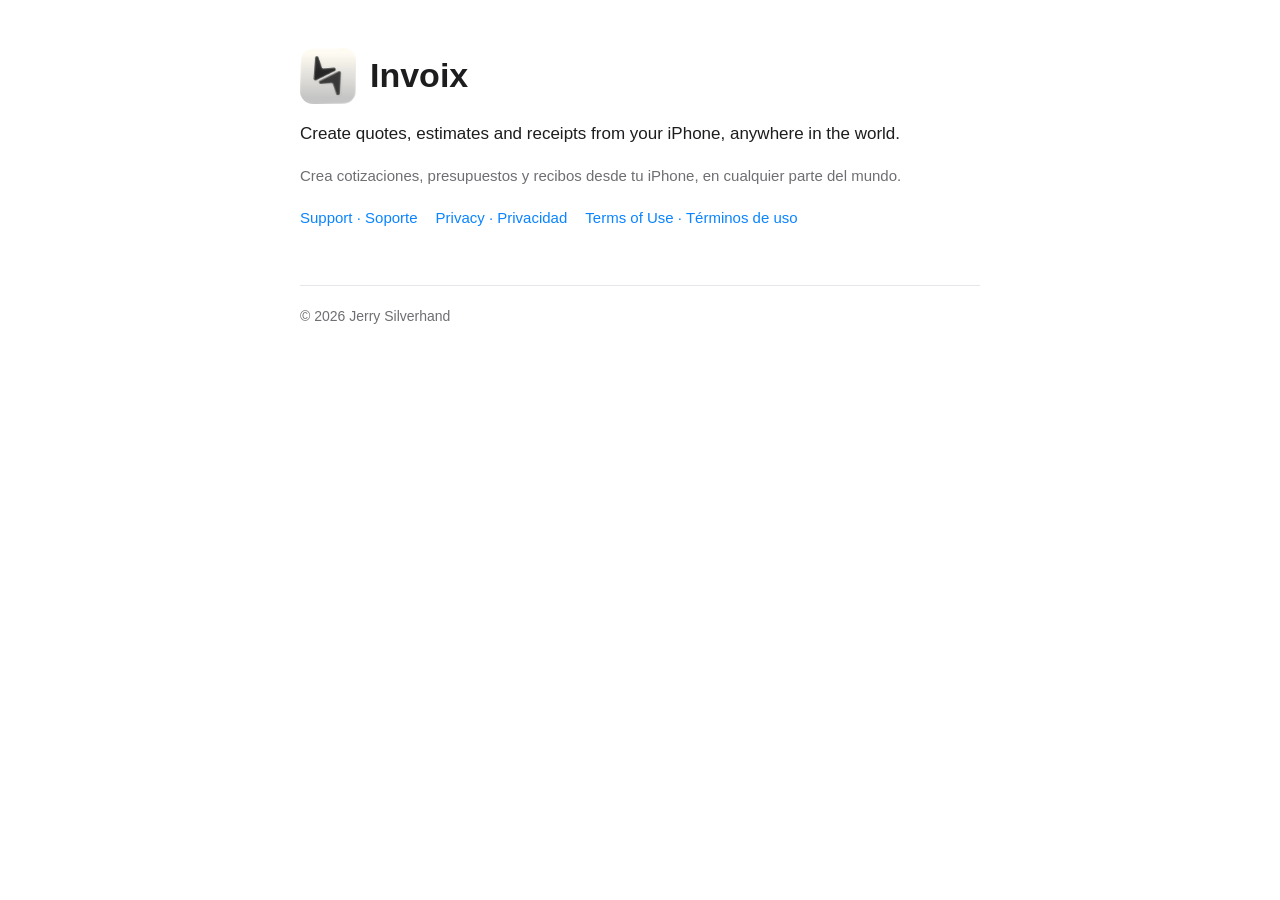
<file: index.html>
<!doctype html>
<html lang="en">
<head>
  <meta charset="utf-8">
  <meta name="viewport" content="width=device-width, initial-scale=1">
  <title>Invoix</title>
  <meta name="description" content="Create quotes, estimates and receipts from your iPhone.">
  <link rel="stylesheet" href="style.css">
</head>
<body>
<main>
  <header>
    <img src="icon.png" alt="">
    <h1>Invoix</h1>
  </header>
  <p>Create quotes, estimates and receipts from your iPhone, anywhere in the world.</p>
  <p lang="es" class="muted">Crea cotizaciones, presupuestos y recibos desde tu iPhone, en cualquier parte del mundo.</p>
  <nav><a href="support.html">Support · Soporte</a><a href="privacy.html">Privacy · Privacidad</a><a href="https://www.apple.com/legal/internet-services/itunes/dev/stdeula/">Terms of Use · Términos de uso</a></nav>
  <footer>© 2026 Jerry Silverhand</footer>
</main>
</body>
</html>
</file>
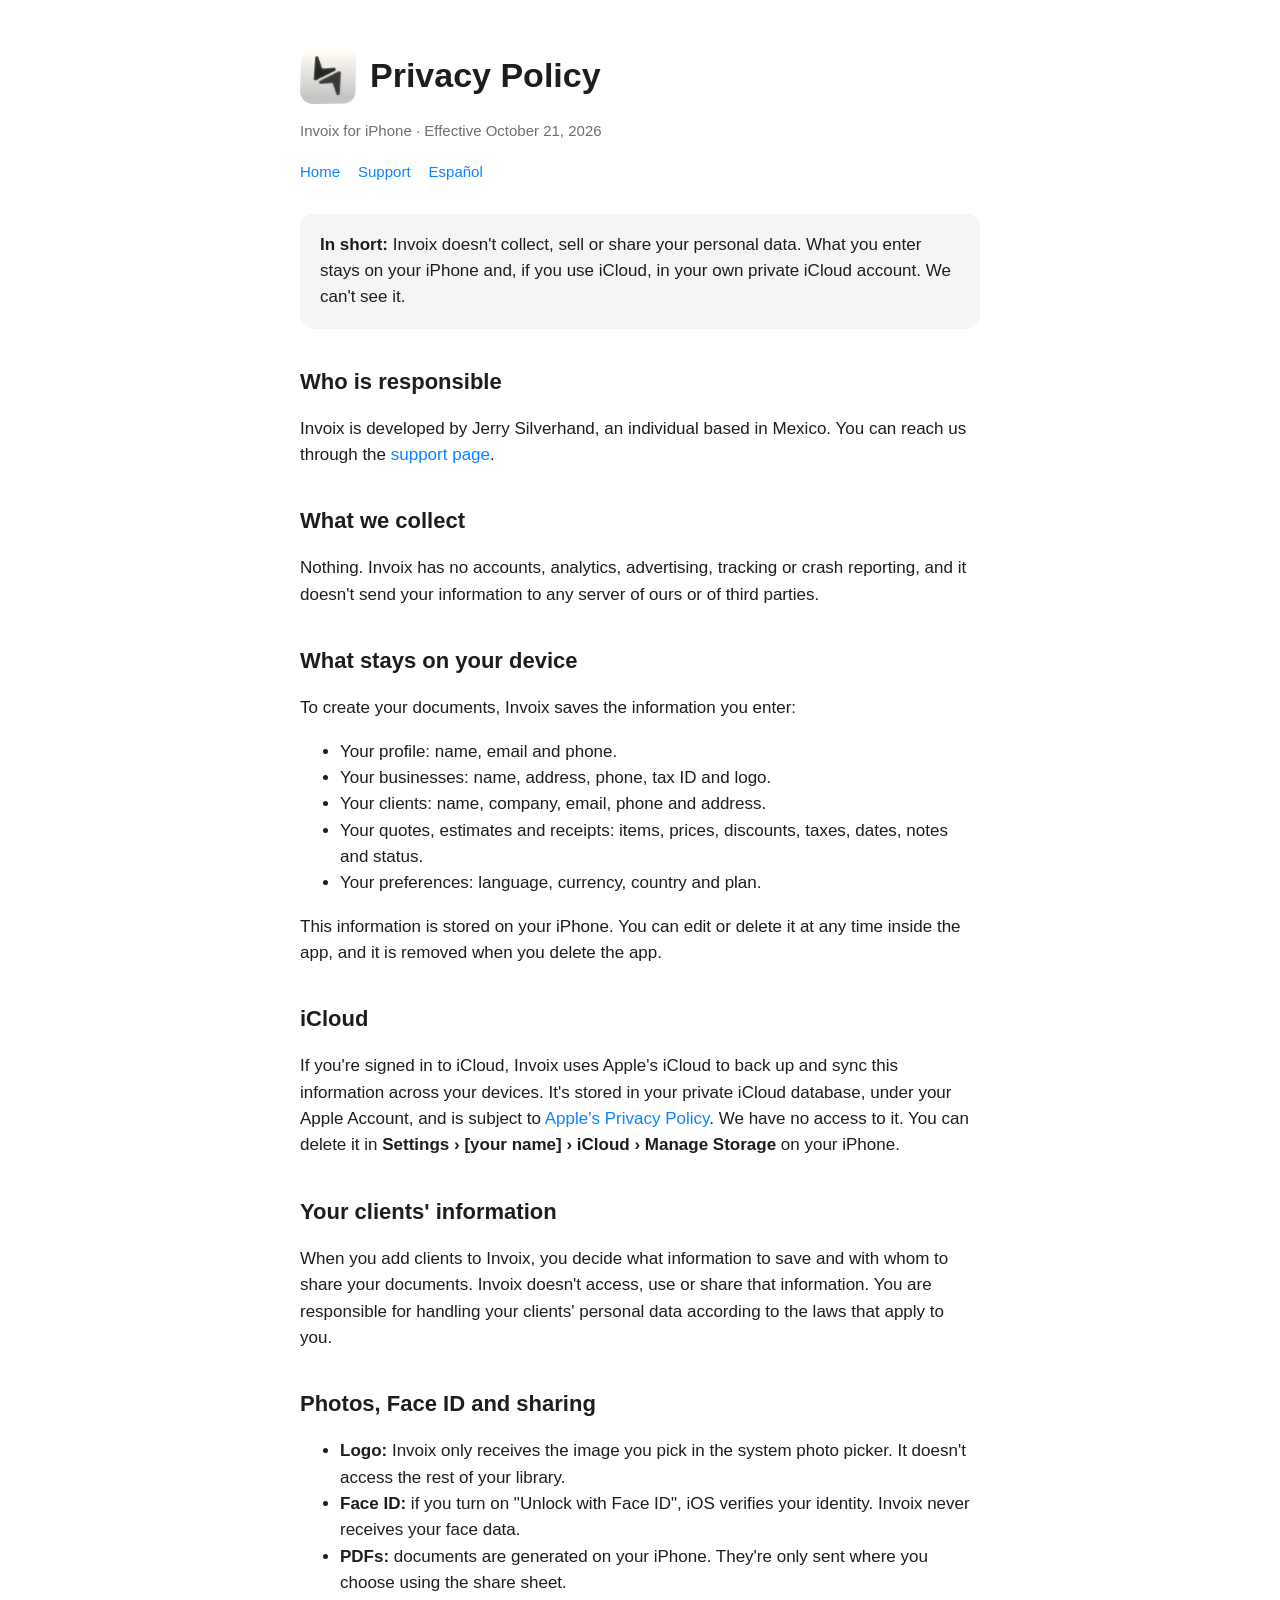
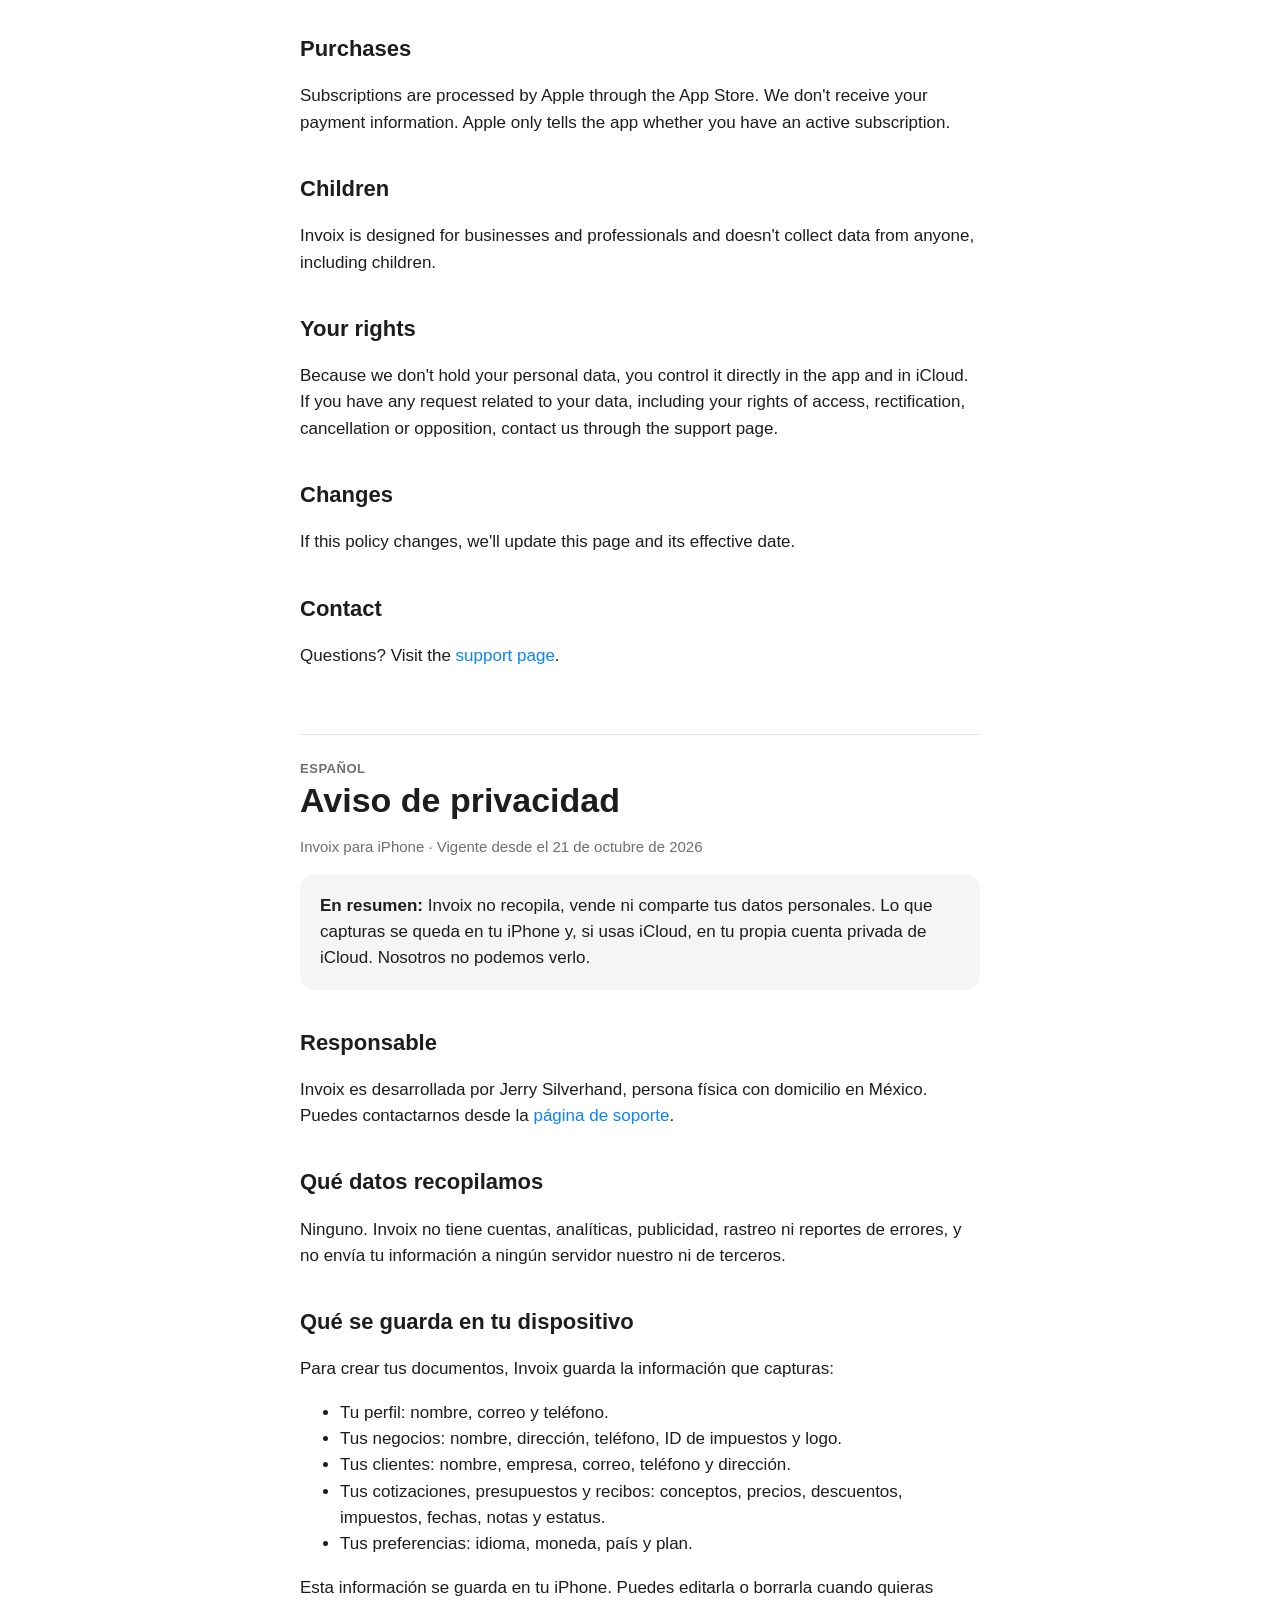
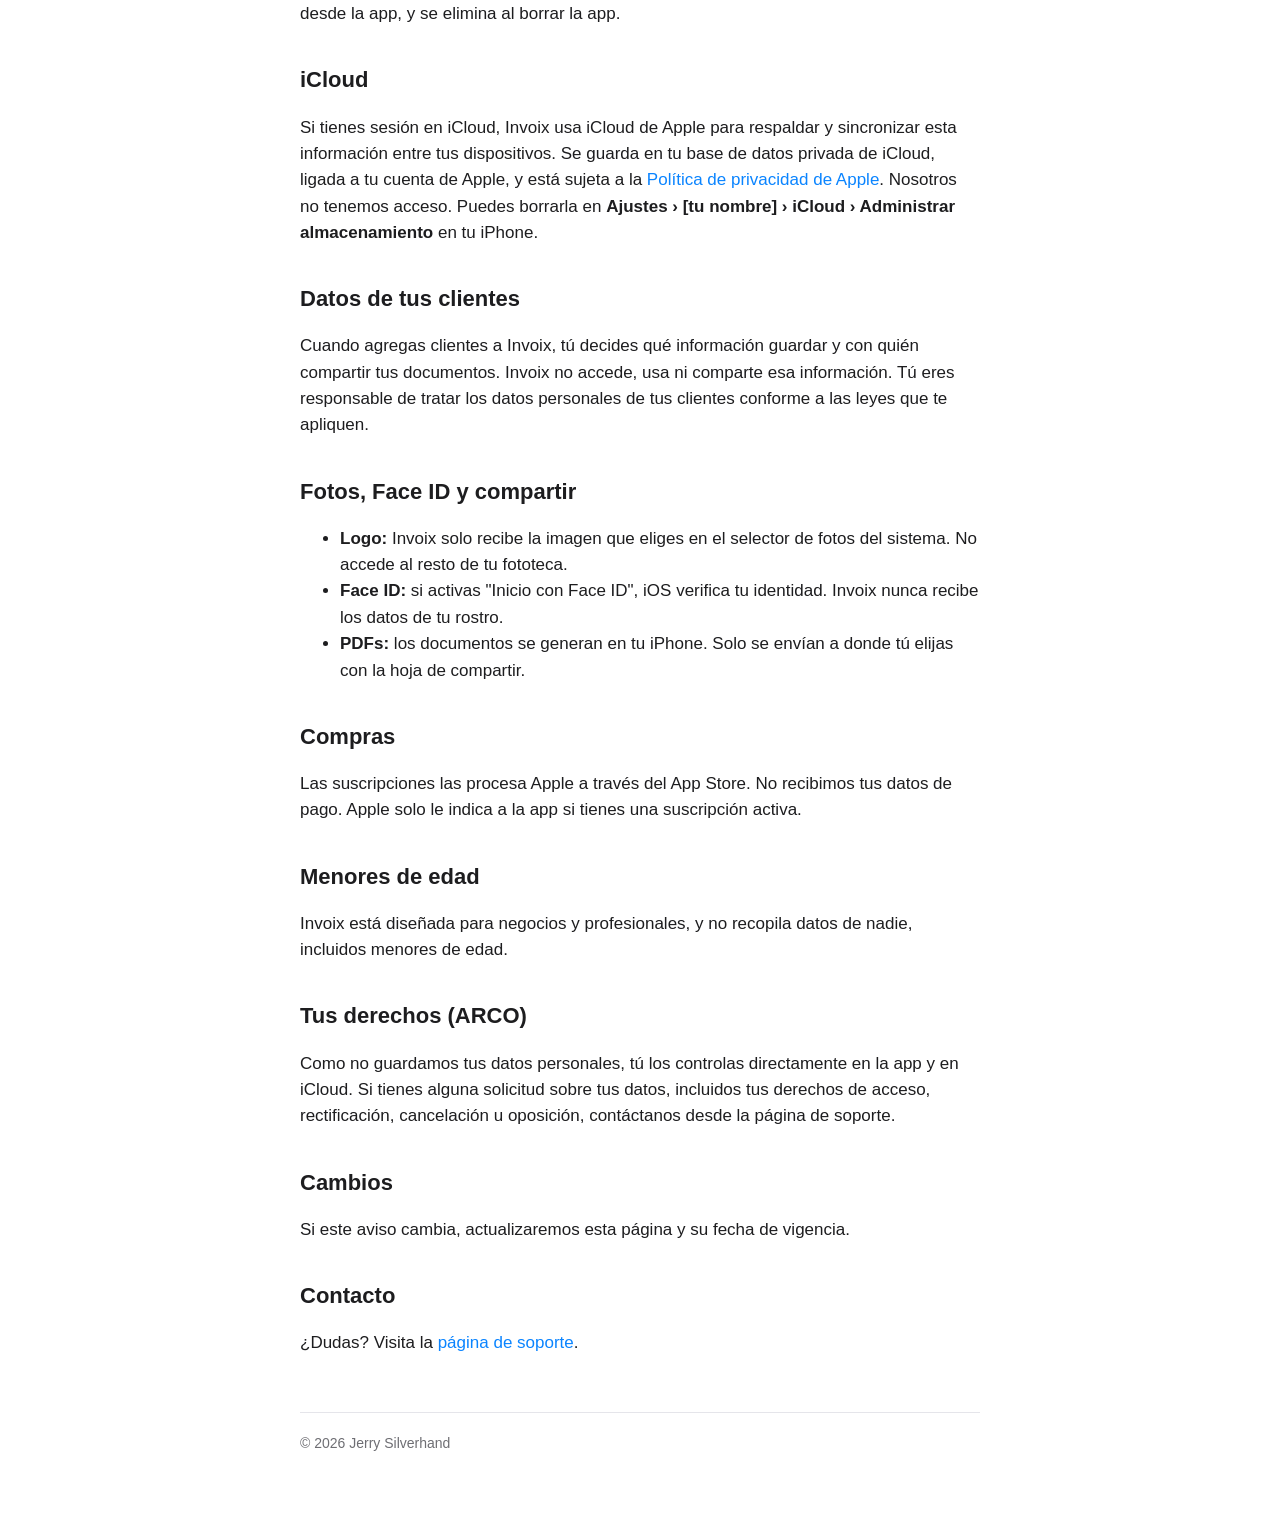
<file: privacy.html>
<!doctype html>
<html lang="en">
<head>
  <meta charset="utf-8">
  <meta name="viewport" content="width=device-width, initial-scale=1">
  <title>Invoix — Privacy Policy</title>
  <meta name="description" content="Invoix doesn't collect, sell or share your personal data. Your documents stay on your iPhone and in your own iCloud.">
  <link rel="stylesheet" href="style.css">
</head>
<body>
<main>
  <header>
    <img src="icon.png" alt="">
    <h1>Privacy Policy</h1>
  </header>
  <p class="muted">Invoix for iPhone · Effective October 21, 2026</p>
  <nav><a href="index.html">Home</a><a href="support.html">Support</a><a href="#es">Español</a></nav>

  <div class="card"><strong>In short:</strong> Invoix doesn't collect, sell or share your personal data. What you enter stays on your iPhone and, if you use iCloud, in your own private iCloud account. We can't see it.</div>

  <h2>Who is responsible</h2>
  <p>Invoix is developed by Jerry Silverhand, an individual based in Mexico. You can reach us through the <a href="support.html">support page</a>.</p>

  <h2>What we collect</h2>
  <p>Nothing. Invoix has no accounts, analytics, advertising, tracking or crash reporting, and it doesn't send your information to any server of ours or of third parties.</p>

  <h2>What stays on your device</h2>
  <p>To create your documents, Invoix saves the information you enter:</p>
  <ul>
    <li>Your profile: name, email and phone.</li>
    <li>Your businesses: name, address, phone, tax ID and logo.</li>
    <li>Your clients: name, company, email, phone and address.</li>
    <li>Your quotes, estimates and receipts: items, prices, discounts, taxes, dates, notes and status.</li>
    <li>Your preferences: language, currency, country and plan.</li>
  </ul>
  <p>This information is stored on your iPhone. You can edit or delete it at any time inside the app, and it is removed when you delete the app.</p>

  <h2>iCloud</h2>
  <p>If you're signed in to iCloud, Invoix uses Apple's iCloud to back up and sync this information across your devices. It's stored in your private iCloud database, under your Apple Account, and is subject to <a href="https://www.apple.com/legal/privacy/">Apple's Privacy Policy</a>. We have no access to it. You can delete it in <strong>Settings › [your name] › iCloud › Manage Storage</strong> on your iPhone.</p>

  <h2>Your clients' information</h2>
  <p>When you add clients to Invoix, you decide what information to save and with whom to share your documents. Invoix doesn't access, use or share that information. You are responsible for handling your clients' personal data according to the laws that apply to you.</p>

  <h2>Photos, Face ID and sharing</h2>
  <ul>
    <li><strong>Logo:</strong> Invoix only receives the image you pick in the system photo picker. It doesn't access the rest of your library.</li>
    <li><strong>Face ID:</strong> if you turn on "Unlock with Face ID", iOS verifies your identity. Invoix never receives your face data.</li>
    <li><strong>PDFs:</strong> documents are generated on your iPhone. They're only sent where you choose using the share sheet.</li>
  </ul>

  <h2>Purchases</h2>
  <p>Subscriptions are processed by Apple through the App Store. We don't receive your payment information. Apple only tells the app whether you have an active subscription.</p>

  <h2>Children</h2>
  <p>Invoix is designed for businesses and professionals and doesn't collect data from anyone, including children.</p>

  <h2>Your rights</h2>
  <p>Because we don't hold your personal data, you control it directly in the app and in iCloud. If you have any request related to your data, including your rights of access, rectification, cancellation or opposition, contact us through the support page.</p>

  <h2>Changes</h2>
  <p>If this policy changes, we'll update this page and its effective date.</p>

  <h2>Contact</h2>
  <p>Questions? Visit the <a href="support.html">support page</a>.</p>

  <span class="lang" id="es" lang="es">Español</span>
  <section lang="es">
    <h1>Aviso de privacidad</h1>
    <p class="muted">Invoix para iPhone · Vigente desde el 21 de octubre de 2026</p>

    <div class="card"><strong>En resumen:</strong> Invoix no recopila, vende ni comparte tus datos personales. Lo que capturas se queda en tu iPhone y, si usas iCloud, en tu propia cuenta privada de iCloud. Nosotros no podemos verlo.</div>

    <h2>Responsable</h2>
    <p>Invoix es desarrollada por Jerry Silverhand, persona física con domicilio en México. Puedes contactarnos desde la <a href="support.html#es">página de soporte</a>.</p>

    <h2>Qué datos recopilamos</h2>
    <p>Ninguno. Invoix no tiene cuentas, analíticas, publicidad, rastreo ni reportes de errores, y no envía tu información a ningún servidor nuestro ni de terceros.</p>

    <h2>Qué se guarda en tu dispositivo</h2>
    <p>Para crear tus documentos, Invoix guarda la información que capturas:</p>
    <ul>
      <li>Tu perfil: nombre, correo y teléfono.</li>
      <li>Tus negocios: nombre, dirección, teléfono, ID de impuestos y logo.</li>
      <li>Tus clientes: nombre, empresa, correo, teléfono y dirección.</li>
      <li>Tus cotizaciones, presupuestos y recibos: conceptos, precios, descuentos, impuestos, fechas, notas y estatus.</li>
      <li>Tus preferencias: idioma, moneda, país y plan.</li>
    </ul>
    <p>Esta información se guarda en tu iPhone. Puedes editarla o borrarla cuando quieras desde la app, y se elimina al borrar la app.</p>

    <h2>iCloud</h2>
    <p>Si tienes sesión en iCloud, Invoix usa iCloud de Apple para respaldar y sincronizar esta información entre tus dispositivos. Se guarda en tu base de datos privada de iCloud, ligada a tu cuenta de Apple, y está sujeta a la <a href="https://www.apple.com/mx/legal/privacy/">Política de privacidad de Apple</a>. Nosotros no tenemos acceso. Puedes borrarla en <strong>Ajustes › [tu nombre] › iCloud › Administrar almacenamiento</strong> en tu iPhone.</p>

    <h2>Datos de tus clientes</h2>
    <p>Cuando agregas clientes a Invoix, tú decides qué información guardar y con quién compartir tus documentos. Invoix no accede, usa ni comparte esa información. Tú eres responsable de tratar los datos personales de tus clientes conforme a las leyes que te apliquen.</p>

    <h2>Fotos, Face ID y compartir</h2>
    <ul>
      <li><strong>Logo:</strong> Invoix solo recibe la imagen que eliges en el selector de fotos del sistema. No accede al resto de tu fototeca.</li>
      <li><strong>Face ID:</strong> si activas "Inicio con Face ID", iOS verifica tu identidad. Invoix nunca recibe los datos de tu rostro.</li>
      <li><strong>PDFs:</strong> los documentos se generan en tu iPhone. Solo se envían a donde tú elijas con la hoja de compartir.</li>
    </ul>

    <h2>Compras</h2>
    <p>Las suscripciones las procesa Apple a través del App Store. No recibimos tus datos de pago. Apple solo le indica a la app si tienes una suscripción activa.</p>

    <h2>Menores de edad</h2>
    <p>Invoix está diseñada para negocios y profesionales, y no recopila datos de nadie, incluidos menores de edad.</p>

    <h2>Tus derechos (ARCO)</h2>
    <p>Como no guardamos tus datos personales, tú los controlas directamente en la app y en iCloud. Si tienes alguna solicitud sobre tus datos, incluidos tus derechos de acceso, rectificación, cancelación u oposición, contáctanos desde la página de soporte.</p>

    <h2>Cambios</h2>
    <p>Si este aviso cambia, actualizaremos esta página y su fecha de vigencia.</p>

    <h2>Contacto</h2>
    <p>¿Dudas? Visita la <a href="support.html#es">página de soporte</a>.</p>
  </section>

  <footer>© 2026 Jerry Silverhand</footer>
</main>
</body>
</html>
</file>
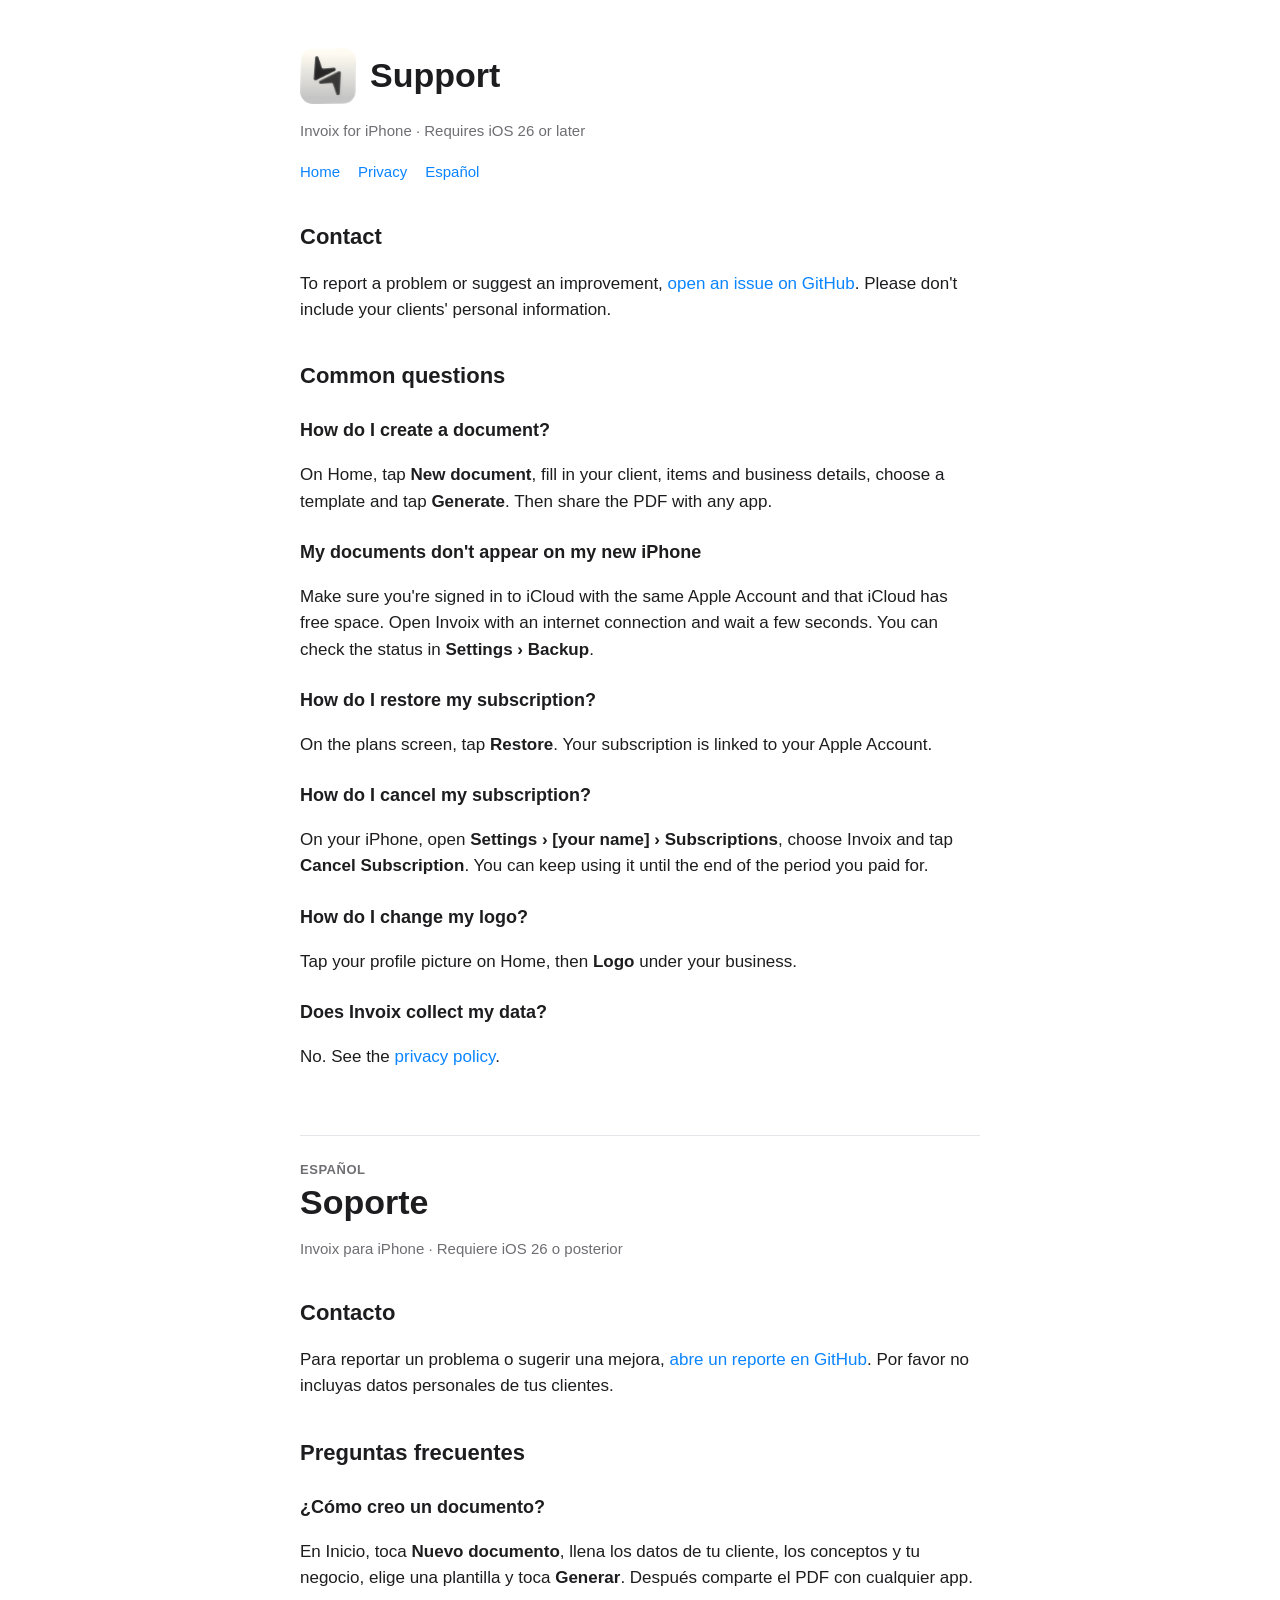
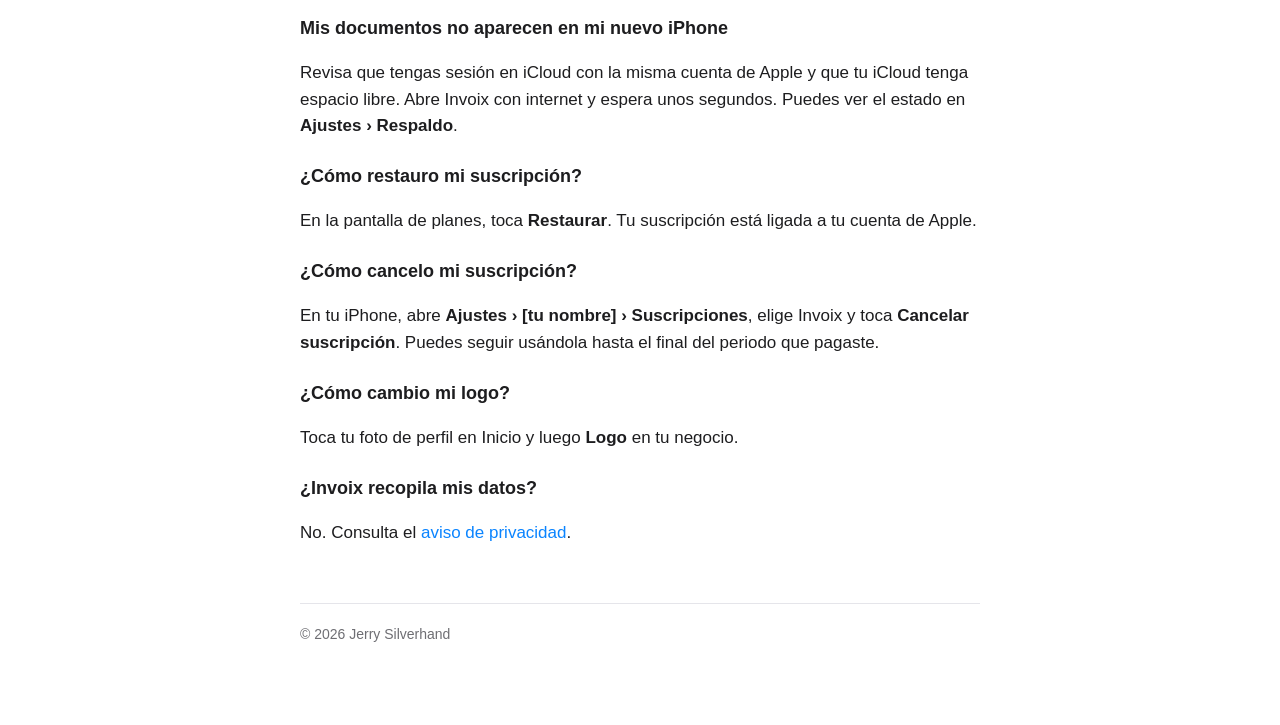
<file: support.html>
<!doctype html>
<html lang="en">
<head>
  <meta charset="utf-8">
  <meta name="viewport" content="width=device-width, initial-scale=1">
  <title>Invoix — Support</title>
  <meta name="description" content="Help for Invoix, the app to create quotes, estimates and receipts on iPhone.">
  <link rel="stylesheet" href="style.css">
</head>
<body>
<main>
  <header>
    <img src="icon.png" alt="">
    <h1>Support</h1>
  </header>
  <p class="muted">Invoix for iPhone · Requires iOS 26 or later</p>
  <nav><a href="index.html">Home</a><a href="privacy.html">Privacy</a><a href="#es">Español</a></nav>

  <h2>Contact</h2>
  <p>To report a problem or suggest an improvement, <a href="https://github.com/jerry-silverhand/invoix/issues/new">open an issue on GitHub</a>. Please don't include your clients' personal information.</p>

  <h2>Common questions</h2>
  <h3>How do I create a document?</h3>
  <p>On Home, tap <strong>New document</strong>, fill in your client, items and business details, choose a template and tap <strong>Generate</strong>. Then share the PDF with any app.</p>
  <h3>My documents don't appear on my new iPhone</h3>
  <p>Make sure you're signed in to iCloud with the same Apple Account and that iCloud has free space. Open Invoix with an internet connection and wait a few seconds. You can check the status in <strong>Settings › Backup</strong>.</p>
  <h3>How do I restore my subscription?</h3>
  <p>On the plans screen, tap <strong>Restore</strong>. Your subscription is linked to your Apple Account.</p>
  <h3>How do I cancel my subscription?</h3>
  <p>On your iPhone, open <strong>Settings › [your name] › Subscriptions</strong>, choose Invoix and tap <strong>Cancel Subscription</strong>. You can keep using it until the end of the period you paid for.</p>
  <h3>How do I change my logo?</h3>
  <p>Tap your profile picture on Home, then <strong>Logo</strong> under your business.</p>
  <h3>Does Invoix collect my data?</h3>
  <p>No. See the <a href="privacy.html">privacy policy</a>.</p>

  <span class="lang" id="es" lang="es">Español</span>
  <section lang="es">
    <h1>Soporte</h1>
    <p class="muted">Invoix para iPhone · Requiere iOS 26 o posterior</p>

    <h2>Contacto</h2>
    <p>Para reportar un problema o sugerir una mejora, <a href="https://github.com/jerry-silverhand/invoix/issues/new">abre un reporte en GitHub</a>. Por favor no incluyas datos personales de tus clientes.</p>

    <h2>Preguntas frecuentes</h2>
    <h3>¿Cómo creo un documento?</h3>
    <p>En Inicio, toca <strong>Nuevo documento</strong>, llena los datos de tu cliente, los conceptos y tu negocio, elige una plantilla y toca <strong>Generar</strong>. Después comparte el PDF con cualquier app.</p>
    <h3>Mis documentos no aparecen en mi nuevo iPhone</h3>
    <p>Revisa que tengas sesión en iCloud con la misma cuenta de Apple y que tu iCloud tenga espacio libre. Abre Invoix con internet y espera unos segundos. Puedes ver el estado en <strong>Ajustes › Respaldo</strong>.</p>
    <h3>¿Cómo restauro mi suscripción?</h3>
    <p>En la pantalla de planes, toca <strong>Restaurar</strong>. Tu suscripción está ligada a tu cuenta de Apple.</p>
    <h3>¿Cómo cancelo mi suscripción?</h3>
    <p>En tu iPhone, abre <strong>Ajustes › [tu nombre] › Suscripciones</strong>, elige Invoix y toca <strong>Cancelar suscripción</strong>. Puedes seguir usándola hasta el final del periodo que pagaste.</p>
    <h3>¿Cómo cambio mi logo?</h3>
    <p>Toca tu foto de perfil en Inicio y luego <strong>Logo</strong> en tu negocio.</p>
    <h3>¿Invoix recopila mis datos?</h3>
    <p>No. Consulta el <a href="privacy.html#es">aviso de privacidad</a>.</p>
  </section>

  <footer>© 2026 Jerry Silverhand</footer>
</main>
</body>
</html>
</file>
<file: style.css>
:root {
  --bg: #ffffff;
  --text: #1d1d1f;
  --muted: #6e6e73;
  --line: #e5e5ea;
  --accent: #0a84ff;
  --card: #f5f5f7;
}
@media (prefers-color-scheme: dark) {
  :root { --bg: #161617; --text: #f5f5f7; --muted: #a1a1a6; --line: #2c2c2e; --accent: #409cff; --card: #1f1f21; }
}
* { box-sizing: border-box; }
body {
  margin: 0;
  background: var(--bg);
  color: var(--text);
  font: 17px/1.55 -apple-system, BlinkMacSystemFont, "SF Pro Text", "Helvetica Neue", Arial, sans-serif;
}
main { max-width: 720px; margin: 0 auto; padding: 48px 20px 80px; }
header { display: flex; align-items: center; gap: 14px; margin-bottom: 8px; }
header img { width: 56px; height: 56px; border-radius: 13px; }
h1 { font-size: 34px; line-height: 1.15; margin: 0; }
h2 { font-size: 22px; margin: 36px 0 8px; }
h3 { font-size: 18px; margin: 24px 0 4px; }
p, li { color: var(--text); }
.muted { color: var(--muted); font-size: 15px; }
a { color: var(--accent); text-decoration: none; }
a:hover { text-decoration: underline; }
nav { display: flex; gap: 18px; flex-wrap: wrap; margin: 18px 0 30px; font-size: 15px; }
.lang { display: inline-block; font-size: 13px; font-weight: 600; letter-spacing: .04em; text-transform: uppercase; color: var(--muted); margin-top: 48px; padding-top: 24px; border-top: 1px solid var(--line); width: 100%; }
.card { background: var(--card); border-radius: 14px; padding: 18px 20px; margin: 16px 0; }
footer { margin-top: 56px; padding-top: 20px; border-top: 1px solid var(--line); color: var(--muted); font-size: 14px; }
</file>
